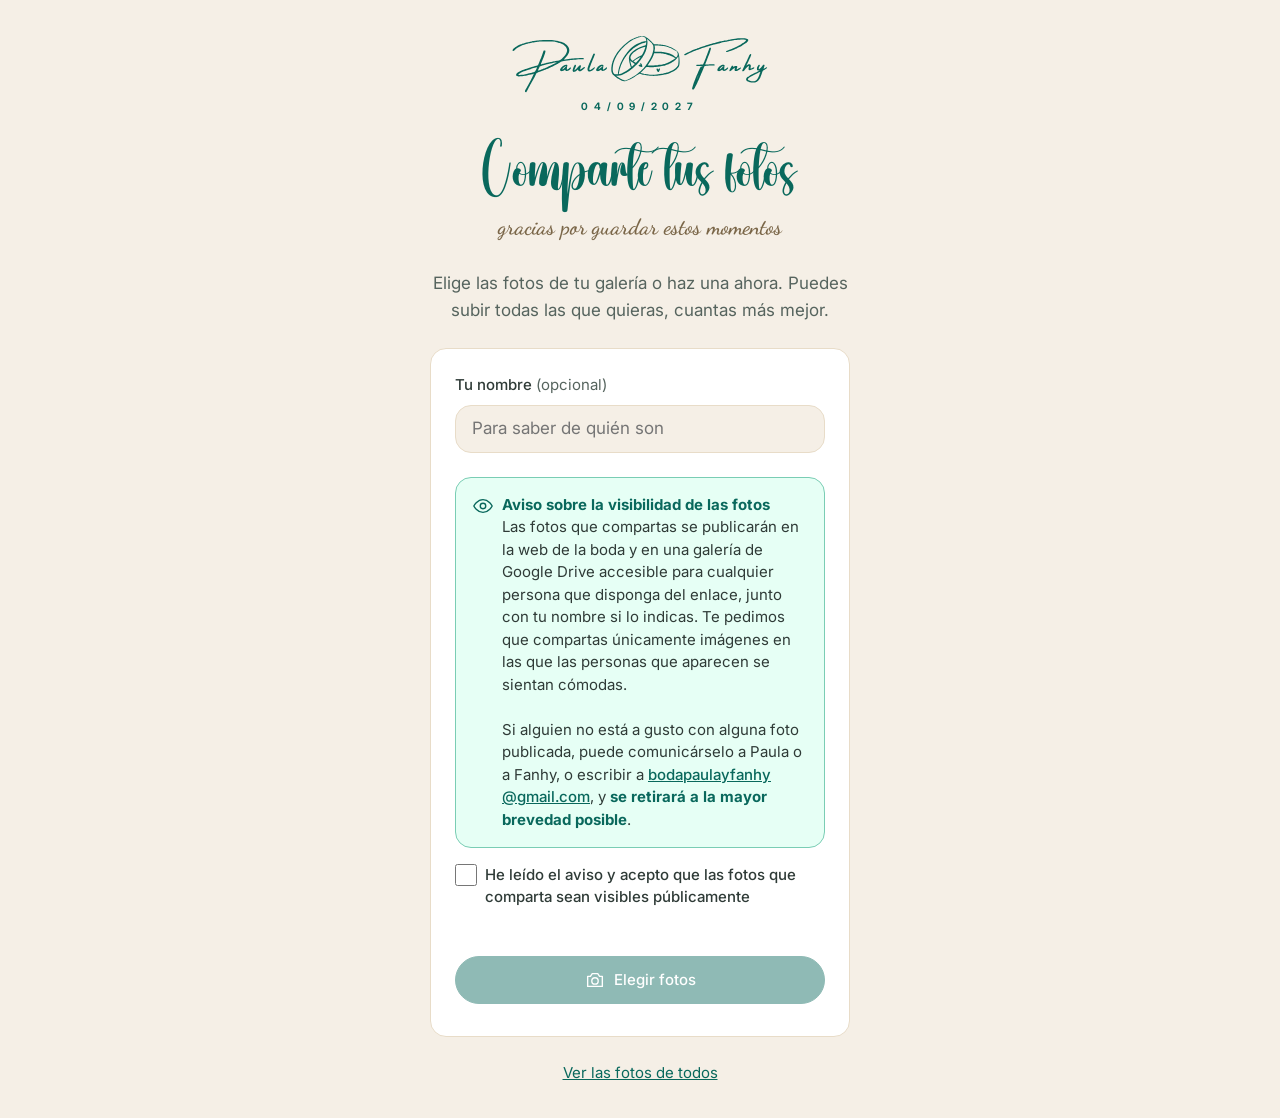
<file: fotos.html>
<!doctype html>
<html lang="es">
<head>
<meta charset="utf-8">
<meta name="color-scheme" content="only light">
<meta name="robots" content="noindex,nofollow">
<meta name="viewport" content="width=device-width,initial-scale=1">
<meta name="theme-color" content="#F5EFE6">
<title>Comparte tus fotos · Paula &amp; Fanhy</title>
<link rel="icon" href="data:image/svg+xml,%3Csvg xmlns='http://www.w3.org/2000/svg' viewBox='0 0 64 64'%3E%3Ccircle cx='32' cy='32' r='30' fill='%23F5EFE6' stroke='%232A8872' stroke-width='2'/%3E%3Ctext x='32' y='41' text-anchor='middle' font-family='Georgia' font-style='italic' font-size='24' fill='%232A8872'%3EP%26F%3C/text%3E%3C/svg%3E">
<link rel="preconnect" href="https://fonts.googleapis.com">
<link href="https://fonts.googleapis.com/css2?family=Inter:wght@400;500;700&display=swap" rel="stylesheet">
<link rel="stylesheet" href="sistema.css">
<style>
body{min-height:100svh;display:flex;align-items:center;justify-content:center;padding:var(--e4) var(--e2)}
main{width:100%;max-width:420px;text-align:center}
h1{font-family:var(--f-titulo);font-weight:400;font-size:var(--t-titulo);line-height:1.35;color:var(--verde);margin:0;padding-top:var(--e1)}
.sub{margin-bottom:var(--e3)}
main>p{color:var(--suave);margin:0 0 var(--e3)}
.caja{padding:var(--e3)}
label.campo{text-align:left;margin-top:0}
input[type=text]{margin-bottom:var(--e3)}
.btn{width:100%}
.btn.sec{margin-top:var(--e2)}
.btn svg{width:22px;height:22px;fill:none;stroke:var(--blanco);stroke-width:1.5;stroke-linecap:round;stroke-linejoin:round}
#archivos{display:none}
.progreso{margin-top:var(--e3)}
.barra{height:8px;border-radius:var(--r-pill);background:var(--menta-suave);overflow:hidden;border:1px solid var(--menta)}
.barra div{height:100%;width:0;background:var(--verde);transition:width .3s}
.estado{font-size:var(--t-s);color:var(--suave);margin:var(--e1) 0 0}
.ok{background:var(--menta-suave);border-radius:var(--r-caja);padding:var(--e3);margin-top:var(--e3);color:var(--verde);font-size:var(--t-s)}
.ok b{display:block;font-family:var(--f-titulo);font-weight:400;font-size:var(--t-xl);line-height:1.3}
.err{color:var(--rojo);font-size:var(--t-s);margin-top:var(--e2)}
.miniaturas{display:grid;grid-template-columns:repeat(4,1fr);gap:var(--e1);margin-top:var(--e2)}
.miniaturas img{width:100%;aspect-ratio:1;object-fit:cover;border-radius:var(--e1)}
.aviso{display:flex;gap:var(--e1);text-align:left;background:var(--menta-suave);border:1px solid var(--menta-linea);border-radius:var(--r-caja);padding:var(--e2);margin:0 0 var(--e2);font-size:var(--t-s);line-height:1.5}
.aviso svg{flex:none;width:22px;height:22px;margin-top:1px;fill:none;stroke:var(--verde);stroke-width:1.5;stroke-linecap:round;stroke-linejoin:round}
.aviso b{color:var(--verde)}
.aviso a{color:var(--verde);font-weight:500}
.acepto{display:flex;gap:var(--e1);align-items:flex-start;text-align:left;font-size:var(--t-s);margin:0 0 var(--e3);cursor:pointer;line-height:1.45}
.acepto input{flex:none;width:22px;height:22px;margin:0;accent-color:var(--verde);cursor:pointer}
.acepto.falta{color:var(--rojo)}
.acepto.falta input{outline:2px solid var(--rojo);outline-offset:2px}
.btn.apagado{opacity:.45}
.volver{display:inline-block;margin-top:var(--e3);font-size:var(--t-s)}
.mono2{margin:0 auto var(--e2);display:block}.mono2 svg{width:100%;height:auto;display:block}
</style>
</head>
<body>
<main>
  <div class="mono2" style="width:260px"><svg viewBox="0 0 1180 370" role="img" aria-label="Paula y Fanhy · 04/09/2027" xmlns="http://www.w3.org/2000/svg"><path fill="#09685C" fill-rule="evenodd" d="M69.45,272.54C67.38,271.60 67.21,268.25 69.04,264.80C70.88,261.34 71.91,259.47 74.23,255.33C77.65,249.24 78.28,248.10 79.77,245.33C80.51,243.96 82.06,241.13 83.22,239.06C84.38,236.98 85.33,235.18 85.33,235.05C85.33,234.93 85.94,233.78 86.69,232.50C88.01,230.24 90.13,226.30 92.97,220.83C93.73,219.37 94.48,217.94 94.63,217.67C95.12,216.77 97.23,212.61 99.69,207.67C101.02,205.01 102.22,202.61 102.37,202.33C104.26,198.87 108.34,190.35 108.34,189.88C108.33,189.19 107.94,189.21 104.67,190.11C102.81,190.62 95.86,192.45 94.33,192.83C93.88,192.94 92.75,193.24 91.83,193.50C90.92,193.75 89.27,194.19 88.17,194.46C87.07,194.74 85.27,195.18 84.17,195.46C83.07,195.74 81.45,196.06 80.58,196.19C79.71,196.31 78.91,196.54 78.81,196.71C78.71,196.87 78.15,197.00 77.56,197.00C76.98,197.00 75.97,197.16 75.33,197.35C73.13,198.02 62.59,199.65 55.17,200.47C52.42,200.77 48.73,201.18 46.97,201.39C43.09,201.84 37.48,201.59 35.00,200.85C33.99,200.55 32.64,200.17 32.00,200.00C31.31,199.82 30.26,199.09 29.42,198.20C28.01,196.72 28.00,196.69 28.01,194.27C28.03,191.32 28.43,190.48 31.21,187.57C33.52,185.16 36.36,183.17 41.00,180.72C42.74,179.79 44.84,178.66 45.67,178.19C46.49,177.72 47.39,177.24 47.67,177.12C54.64,174.07 59.28,172.29 67.67,169.46C69.04,168.99 70.39,168.53 70.67,168.43C76.31,166.36 88.34,162.31 92.67,161.02C96.36,159.93 100.94,158.53 103.17,157.83C103.90,157.60 105.70,157.07 107.17,156.67C108.63,156.26 110.36,155.73 111.00,155.49C112.89,154.80 116.36,153.78 118.33,153.34C121.91,152.55 127.00,150.14 127.00,149.25C127.00,149.08 127.29,148.57 127.64,148.12C127.99,147.68 128.99,145.63 129.85,143.57C130.72,141.52 131.77,139.08 132.18,138.17C132.59,137.25 133.40,135.30 133.99,133.83C134.57,132.37 135.32,130.57 135.66,129.83C135.99,129.10 136.83,127.08 137.51,125.33C138.20,123.59 138.88,121.94 139.03,121.67C139.28,121.19 140.95,116.86 142.38,113.00C143.29,110.56 144.67,106.99 145.04,106.17C145.20,105.80 145.85,103.92 146.49,102.00C147.12,100.08 147.96,97.67 148.34,96.67C148.73,95.66 149.50,93.41 150.05,91.67C151.24,87.94 152.46,85.29 153.38,84.46C153.82,84.06 154.74,83.82 156.20,83.72C158.13,83.60 158.47,83.68 159.23,84.38C160.44,85.50 161.06,87.13 160.83,88.60C160.30,91.83 159.07,96.63 158.35,98.17C157.73,99.52 156.00,104.56 156.00,105.04C156.00,105.31 155.84,105.69 155.64,105.89C155.44,106.09 155.15,106.76 155.00,107.38C154.69,108.63 153.14,113.13 152.66,114.17C152.50,114.53 151.82,116.26 151.16,118.00C150.49,119.74 149.74,121.62 149.49,122.17C149.23,122.72 148.48,124.59 147.82,126.33C147.16,128.08 146.49,129.80 146.32,130.17C145.53,131.88 143.67,136.51 143.67,136.74C143.67,136.89 143.28,137.79 142.81,138.75C141.38,141.68 139.64,146.35 139.84,146.68C140.15,147.17 142.13,147.06 142.85,146.51C143.21,146.24 143.91,146.02 144.41,146.01C144.91,146.00 145.89,145.79 146.58,145.53C147.27,145.28 148.96,144.82 150.33,144.51C151.71,144.21 154.33,143.58 156.17,143.11C158.00,142.64 159.88,142.18 160.33,142.09C160.79,141.99 162.52,141.55 164.17,141.09C165.82,140.64 167.84,140.14 168.67,139.98C169.49,139.82 171.29,139.37 172.67,138.98C174.04,138.59 176.01,138.14 177.03,137.98C178.06,137.82 179.30,137.54 179.80,137.35C180.30,137.16 181.22,137.00 181.84,137.00C182.45,137.00 183.05,136.85 183.17,136.67C183.28,136.48 183.71,136.33 184.12,136.33C184.54,136.33 186.06,136.05 187.52,135.70C191.57,134.72 199.14,133.13 202.67,132.51C204.41,132.20 206.28,131.82 206.83,131.66C207.38,131.51 208.58,131.28 209.50,131.16C210.42,131.05 212.14,130.75 213.33,130.51C216.80,129.79 219.71,129.25 221.50,128.97C226.84,128.15 227.75,127.64 235.50,121.10C240.30,117.05 248.47,108.18 250.93,104.33C251.58,103.33 252.51,101.90 253.01,101.17C256.58,95.90 258.99,88.64 258.99,83.17C258.99,80.17 257.79,75.36 256.31,72.43C254.53,68.91 252.98,66.83 249.58,63.39C245.61,59.38 241.55,56.79 233.50,53.15C231.77,52.37 225.16,50.00 224.70,50.00C224.46,50.00 223.79,49.80 223.22,49.55C222.64,49.31 220.74,48.77 219.00,48.35C217.26,47.94 215.38,47.47 214.83,47.32C214.28,47.18 212.63,46.81 211.17,46.51C209.70,46.21 207.83,45.83 207.00,45.66C205.29,45.31 197.11,44.21 192.17,43.67C179.67,42.30 151.11,42.30 138.00,43.66C136.08,43.86 132.25,44.25 129.50,44.53C126.75,44.81 122.92,45.25 121.00,45.51C119.08,45.76 115.70,46.21 113.50,46.50C110.07,46.95 107.87,47.26 102.17,48.12C101.62,48.20 99.74,48.60 98.00,48.99C96.26,49.39 94.08,49.84 93.17,49.98C91.45,50.25 88.72,50.83 86.67,51.35C86.02,51.51 84.15,51.96 82.50,52.35C80.85,52.74 79.05,53.19 78.50,53.35C77.95,53.52 76.30,53.97 74.83,54.35C69.35,55.80 57.96,59.42 55.50,60.51C53.69,61.31 50.06,62.95 44.83,65.33C42.69,66.30 33.54,71.77 31.94,73.03C31.26,73.56 30.61,74.00 30.50,74.00C29.73,74.00 23.13,79.99 20.66,82.93C18.65,85.34 16.97,86.33 14.93,86.33C11.67,86.33 10.16,83.96 11.68,81.22C13.64,77.68 18.22,73.15 23.61,69.45C30.75,64.55 41.28,59.05 49.50,55.93C50.97,55.37 52.92,54.63 53.83,54.27C55.49,53.63 61.91,51.52 63.83,50.98C64.38,50.83 65.88,50.39 67.17,50.01C74.34,47.88 91.98,43.75 97.05,43.02C98.09,42.87 99.07,42.66 99.24,42.56C99.55,42.37 104.53,41.54 108.67,40.98C113.28,40.37 115.92,40.00 118.17,39.67C119.45,39.48 122.15,39.18 124.17,39.01C126.18,38.83 130.38,38.38 133.50,38.01C144.39,36.72 167.23,36.04 180.28,36.63C193.84,37.24 201.90,38.01 210.17,39.50C211.63,39.76 213.28,40.04 213.83,40.13C214.38,40.22 215.58,40.45 216.50,40.64C217.42,40.84 219.29,41.23 220.67,41.52C224.10,42.23 229.21,43.69 231.17,44.52C231.72,44.75 232.84,45.19 233.67,45.50C234.49,45.81 235.66,46.28 236.26,46.53C236.86,46.79 237.59,47.00 237.87,47.00C238.91,47.00 247.25,51.43 251.32,54.14C258.99,59.26 263.55,64.25 266.70,71.00C268.72,75.32 269.47,80.33 268.96,86.17C268.25,94.44 262.69,104.79 253.50,114.97C249.34,119.58 247.42,121.65 246.12,122.95C243.53,125.53 244.18,125.73 251.17,124.51C255.24,123.80 260.63,123.08 266.33,122.50C269.18,122.21 273.53,121.75 276.00,121.49C288.36,120.17 317.19,118.49 327.33,118.51C331.46,118.52 332.36,118.62 333.50,119.18C334.73,119.79 334.84,119.95 334.93,121.36C335.09,123.84 335.25,123.80 324.22,124.05C313.76,124.28 305.06,124.75 297.17,125.50C294.42,125.76 291.27,126.05 290.17,126.14C285.24,126.54 277.57,127.33 275.63,127.65C274.46,127.84 272.68,128.00 271.67,128.00C269.90,128.00 265.36,128.55 259.17,129.50C254.47,130.22 249.23,130.93 244.33,131.50C235.78,132.50 233.74,133.25 226.42,138.04C220.49,141.93 215.75,144.87 214.00,145.75C213.54,145.98 211.89,146.87 210.33,147.73C204.09,151.17 202.22,152.14 195.50,155.46C188.62,158.86 185.65,160.28 184.00,160.98C183.54,161.17 182.94,161.47 182.67,161.63C182.39,161.79 181.34,162.30 180.33,162.76C179.33,163.22 177.53,164.04 176.33,164.59C175.14,165.14 172.74,166.14 171.00,166.82C169.26,167.50 167.38,168.26 166.83,168.50C166.28,168.74 165.31,169.16 164.67,169.44C164.03,169.72 162.67,170.27 161.67,170.66C160.66,171.05 159.53,171.50 159.17,171.67C154.79,173.64 149.07,175.74 135.17,180.49C119.91,185.70 121.57,184.34 115.10,197.00C110.05,206.88 107.70,211.40 107.39,211.78C107.22,211.99 106.38,213.52 105.53,215.17C104.67,216.82 103.54,218.92 103.01,219.83C102.48,220.75 101.81,221.95 101.53,222.50C101.25,223.05 100.43,224.55 99.70,225.83C98.96,227.12 97.74,229.37 96.98,230.83C96.21,232.30 95.48,233.65 95.34,233.83C95.21,234.02 94.60,235.07 93.99,236.17C93.39,237.27 91.77,240.19 90.40,242.67C89.03,245.14 87.60,247.77 87.22,248.50C86.85,249.23 86.45,249.91 86.35,250.00C86.25,250.09 85.29,251.89 84.22,254.00C78.97,264.35 75.64,270.49 74.58,271.79C73.63,272.95 71.16,273.31 69.45,272.54ZM829.01,260.57C827.74,260.13 826.33,258.33 826.33,257.16C826.33,255.88 828.95,246.38 830.63,241.50C830.82,240.95 831.59,238.70 832.34,236.50C833.89,231.95 835.58,227.15 835.99,226.17C836.14,225.80 836.60,224.60 837.00,223.50C837.40,222.40 837.93,220.97 838.18,220.33C838.43,219.69 838.73,218.79 838.85,218.33C838.97,217.88 839.87,215.55 840.84,213.17C841.80,210.78 843.16,207.41 843.84,205.67C844.52,203.92 845.20,202.20 845.35,201.83C845.51,201.47 846.25,199.67 847.01,197.83C847.76,196.00 848.72,193.75 849.14,192.83C849.56,191.92 850.32,190.19 850.83,189.00C851.35,187.81 852.19,185.90 852.72,184.75C853.24,183.60 853.67,182.60 853.67,182.52C853.67,182.38 854.85,179.80 857.70,173.74C858.42,172.23 859.00,170.86 859.00,170.70C859.00,170.54 859.23,170.23 859.50,170.00C859.77,169.77 860.00,169.38 860.00,169.12C860.00,168.45 863.72,161.03 864.96,159.22C866.25,157.34 866.85,157.00 868.80,157.00C869.91,157.00 870.48,157.19 870.98,157.72C871.79,158.59 872.50,158.17 872.84,156.63C873.26,154.71 873.40,154.73 860.23,154.60C849.85,154.50 847.99,154.40 846.92,153.92C846.23,153.62 845.66,153.17 845.66,152.93C845.66,152.70 845.57,152.17 845.46,151.76C845.31,151.21 845.54,150.78 846.37,150.01C847.47,149.01 847.51,149.00 851.32,149.00C853.44,149.01 858.09,148.85 861.67,148.66C876.63,147.85 874.95,148.06 876.18,146.88C877.05,146.05 877.89,144.29 880.15,138.50C881.73,134.47 883.23,130.72 883.48,130.17C883.73,129.62 884.51,127.67 885.20,125.83C885.89,124.00 886.58,122.36 886.73,122.18C886.88,122.01 887.00,121.66 887.00,121.40C887.00,121.14 887.22,120.46 887.48,119.88C888.20,118.31 889.03,116.27 889.34,115.33C889.49,114.88 889.91,113.75 890.27,112.83C890.63,111.92 891.71,109.14 892.67,106.67C893.63,104.19 894.71,101.42 895.07,100.50C895.43,99.58 895.93,98.23 896.18,97.50C896.43,96.77 897.18,94.74 897.84,93.00C898.50,91.26 899.17,89.38 899.33,88.83C899.49,88.28 900.30,85.88 901.15,83.50C901.99,81.12 903.06,78.04 903.52,76.67C903.98,75.29 904.88,73.45 905.52,72.58C906.67,71.00 906.68,71.00 908.65,71.00C910.45,71.00 910.68,71.09 911.31,71.97C912.41,73.52 912.02,78.42 910.49,82.17C910.27,82.72 909.67,84.52 909.16,86.17C908.65,87.82 908.13,89.47 907.99,89.83C907.85,90.20 907.25,91.92 906.66,93.67C906.07,95.41 904.02,100.81 902.10,105.67C900.18,110.52 898.00,116.08 897.26,118.00C896.52,119.92 895.71,121.95 895.47,122.50C895.22,123.05 893.43,127.55 891.49,132.50C886.75,144.57 886.69,144.72 886.25,145.61C885.62,146.88 886.28,147.51 888.21,147.46C896.08,147.29 918.09,146.64 921.70,146.47C926.18,146.27 926.25,146.27 927.61,147.13C929.31,148.21 929.69,149.36 928.76,150.61C928.14,151.45 927.88,151.51 924.63,151.71C922.73,151.82 918.32,151.94 914.83,151.97C911.34,151.99 907.01,152.23 905.17,152.50C903.33,152.76 900.63,152.98 899.17,152.99C896.64,153.00 885.30,153.88 883.79,154.18C883.28,154.28 882.66,155.21 881.54,157.50C880.69,159.24 880.00,160.83 880.00,161.03C880.00,161.23 879.79,161.80 879.53,162.28C879.13,163.03 878.55,164.41 876.31,169.83C875.59,171.58 872.15,179.81 871.09,182.33C870.43,183.89 869.47,186.10 868.95,187.25C868.43,188.40 868.00,189.43 868.00,189.54C868.00,189.71 863.87,199.45 862.50,202.50C862.25,203.05 861.76,204.25 861.39,205.17C860.73,206.83 859.62,209.31 857.47,213.93C856.84,215.27 856.33,216.44 856.33,216.53C856.33,216.63 855.94,217.56 855.46,218.60C854.98,219.65 854.33,221.10 854.01,221.83C852.80,224.58 852.35,225.59 850.83,229.00C849.97,230.92 848.97,233.17 848.60,234.00C846.40,238.97 841.69,248.48 840.04,251.26C839.47,252.24 839.00,253.12 839.00,253.23C839.00,253.56 836.63,257.08 835.56,258.33C833.67,260.56 831.29,261.37 829.01,260.57ZM1096.94,229.32C1095.35,229.17 1092.57,228.73 1090.77,228.33C1087.46,227.60 1087.10,227.49 1085.00,226.59C1084.36,226.31 1083.35,225.98 1082.75,225.85C1082.16,225.72 1081.59,225.48 1081.48,225.31C1081.38,225.14 1080.99,225.00 1080.62,225.00C1079.55,225.00 1075.43,222.38 1074.07,220.84C1071.14,217.51 1070.75,215.23 1072.46,211.49C1073.38,209.49 1077.32,205.24 1079.76,203.62C1080.40,203.19 1082.63,201.70 1084.72,200.31C1088.40,197.86 1091.72,195.82 1096.50,193.09C1098.78,191.78 1108.68,186.73 1110.33,186.02C1110.79,185.83 1111.39,185.53 1111.67,185.35C1112.46,184.85 1119.12,181.74 1120.89,181.04C1122.32,180.48 1125.95,178.85 1128.83,177.49C1129.38,177.23 1130.55,176.72 1131.42,176.35C1133.98,175.28 1133.42,175.00 1128.72,175.00C1124.50,175.00 1124.41,174.99 1123.07,174.01C1120.97,172.49 1120.83,172.05 1120.86,167.17C1120.88,163.32 1120.99,162.53 1121.81,160.17C1122.86,157.16 1123.89,155.24 1125.74,152.89C1126.43,152.00 1127.00,151.14 1127.00,150.98C1127.00,150.82 1127.68,150.30 1128.51,149.81C1129.73,149.10 1130.25,148.97 1131.26,149.16C1134.13,149.69 1134.43,151.66 1132.32,155.98C1129.82,161.10 1129.31,162.66 1129.10,165.74C1128.86,169.33 1129.09,169.51 1132.07,167.96C1134.71,166.57 1140.56,160.74 1142.98,157.08C1143.91,155.66 1144.86,154.22 1145.09,153.88C1146.43,151.84 1148.46,149.42 1149.25,148.92C1150.39,148.20 1152.38,148.17 1153.70,148.85C1154.73,149.38 1155.33,150.48 1155.33,151.81C1155.33,152.63 1152.87,160.78 1152.32,161.75C1152.15,162.06 1152.00,162.59 1151.99,162.91C1151.98,163.24 1151.76,163.79 1151.49,164.15C1150.83,165.03 1150.84,167.00 1151.51,167.00C1152.04,167.00 1156.37,164.48 1158.33,163.03C1163.61,159.13 1167.00,158.53 1167.00,161.50C1167.00,163.82 1162.68,167.72 1155.74,171.66C1154.14,172.57 1152.31,173.49 1151.67,173.71C1150.14,174.23 1147.79,175.84 1147.16,176.80C1146.89,177.22 1146.22,178.82 1145.69,180.36C1145.16,181.90 1144.54,183.69 1144.31,184.33C1144.09,184.97 1143.76,185.80 1143.57,186.16C1143.38,186.53 1143.11,187.28 1142.97,187.83C1142.67,189.01 1139.57,197.90 1138.79,199.83C1138.49,200.57 1138.06,201.62 1137.83,202.17C1137.59,202.72 1137.25,203.54 1137.06,204.00C1135.54,207.66 1134.79,209.28 1134.27,209.96C1133.94,210.40 1133.67,210.87 1133.67,211.00C1133.67,211.75 1130.10,216.94 1127.95,219.32C1127.65,219.65 1127.28,220.15 1127.12,220.42C1126.58,221.34 1122.45,224.61 1120.47,225.68C1114.66,228.83 1106.20,230.14 1096.94,229.32ZM518.33,223.61C508.79,221.00 507.04,220.30 497.40,215.20C491.57,212.11 491.82,212.26 484.07,207.17C478.84,203.73 471.77,198.38 468.89,195.69C467.23,194.13 463.73,188.82 463.17,186.98C463.03,186.53 462.80,186.02 462.65,185.83C462.31,185.40 461.20,182.11 460.45,179.33C459.60,176.15 459.58,160.79 460.42,157.79C460.74,156.66 461.00,154.93 461.01,153.95C461.01,152.97 461.17,151.57 461.35,150.83C461.54,150.10 461.83,148.75 461.99,147.83C462.15,146.92 462.61,144.97 463.01,143.50C463.40,142.03 463.80,140.28 463.90,139.60C463.99,138.92 464.28,138.18 464.53,137.97C464.79,137.76 465.00,137.34 465.00,137.04C465.00,135.90 468.39,126.56 470.51,121.83C471.79,118.99 476.47,109.59 477.41,107.96C480.32,102.96 480.96,101.91 483.23,98.46C484.57,96.42 485.67,94.64 485.67,94.50C485.67,94.37 486.00,93.84 486.42,93.32C486.83,92.80 488.07,91.16 489.17,89.67C495.73,80.81 502.17,73.47 511.50,64.23C518.40,57.40 530.54,47.14 536.83,42.81C537.38,42.44 538.81,41.45 540.00,40.61C543.71,38.03 548.31,35.34 553.33,32.82C559.06,29.95 565.55,27.00 566.16,27.00C566.39,27.00 566.77,26.77 567.00,26.50C567.23,26.22 567.70,26.00 568.05,26.00C568.39,26.00 568.94,25.85 569.25,25.67C569.88,25.31 572.24,24.45 573.83,24.01C574.38,23.85 576.71,23.17 579.00,22.49C581.29,21.82 583.77,21.14 584.50,20.99C585.23,20.84 586.43,20.57 587.17,20.39C589.89,19.71 592.09,19.33 593.28,19.33C593.95,19.33 595.70,19.07 597.17,18.75C600.76,17.97 606.08,17.99 609.33,18.80C611.97,19.45 614.08,20.65 619.70,24.67C621.37,25.86 622.99,26.98 623.29,27.17C623.59,27.35 624.44,27.86 625.17,28.31C626.50,29.11 632.06,33.63 633.00,34.67C633.27,34.97 635.00,36.50 636.83,38.07C642.65,43.04 648.03,48.53 650.83,52.34C651.38,53.08 652.16,54.10 652.55,54.60L653.27,55.50L660.72,55.72C664.82,55.85 670.04,56.12 672.33,56.32C674.62,56.53 678.45,56.84 680.83,57.02C683.22,57.20 685.77,57.49 686.50,57.66C687.23,57.84 688.44,57.99 689.19,57.99C691.36,58.00 698.93,59.30 703.00,60.36C703.64,60.52 705.59,61.02 707.33,61.46C712.67,62.81 718.69,64.81 723.51,66.83C725.16,67.52 726.94,68.25 727.48,68.46C732.87,70.51 749.22,79.70 752.80,82.69C753.37,83.17 754.88,84.35 756.17,85.33C761.15,89.11 764.34,93.24 765.16,96.96C765.28,97.53 765.52,98.08 765.69,98.18C765.86,98.29 766.00,98.78 766.00,99.27C766.00,99.76 766.22,101.14 766.49,102.33C770.03,117.86 770.93,141.99 768.30,150.50C767.95,151.60 767.67,152.71 767.67,152.96C767.67,153.51 765.41,157.99 764.10,160.07C762.70,162.28 757.46,167.81 755.00,169.69C753.81,170.60 752.23,171.80 751.50,172.36C747.20,175.65 742.87,178.34 738.17,180.65C733.60,182.89 731.84,183.69 727.17,185.65C723.33,187.26 714.80,190.05 709.33,191.48C708.14,191.79 706.40,192.26 705.47,192.52C704.54,192.78 703.48,193.00 703.11,193.00C702.75,193.00 701.79,193.21 700.98,193.46C697.37,194.59 687.29,196.27 675.67,197.66C674.11,197.85 671.03,198.26 668.83,198.57C663.25,199.36 640.12,199.35 634.17,198.56C631.97,198.27 628.14,197.79 625.67,197.50C620.42,196.88 616.05,196.17 613.00,195.46C611.81,195.18 609.86,194.73 608.67,194.45C607.48,194.18 605.68,193.75 604.67,193.49C603.66,193.24 601.48,192.73 599.83,192.35C594.87,191.21 590.73,190.05 589.69,189.51C589.14,189.23 588.43,189.00 588.10,189.00C587.62,189.01 584.86,190.82 583.17,192.25C582.35,192.94 566.74,203.16 562.83,205.57C552.36,212.01 540.85,217.43 529.00,221.49C526.16,222.46 523.41,223.42 522.89,223.63C521.79,224.07 519.97,224.06 518.33,223.61ZM1107.74,223.47C1110.97,222.86 1111.12,222.81 1114.16,221.31C1117.00,219.92 1119.04,218.08 1121.98,214.29C1123.90,211.81 1127.33,205.61 1128.87,201.83C1130.37,198.18 1130.82,197.02 1131.20,195.83C1131.43,195.10 1131.95,193.67 1132.35,192.67C1132.75,191.66 1133.34,189.93 1133.68,188.83C1134.41,186.43 1134.93,184.91 1135.58,183.28C1136.08,182.06 1135.95,181.33 1135.25,181.33C1135.05,181.33 1133.37,182.07 1131.52,182.97C1129.68,183.87 1126.97,185.15 1125.50,185.83C1113.18,191.49 1098.44,199.01 1093.83,202.00C1093.41,202.28 1092.33,202.93 1091.45,203.46C1087.12,206.04 1082.07,210.02 1080.61,212.00C1079.61,213.37 1079.45,215.76 1080.28,216.92C1081.84,219.11 1091.05,222.71 1096.71,223.33C1103.60,224.08 1104.50,224.09 1107.74,223.47ZM524.75,219.62C525.90,219.23 527.13,218.70 527.49,218.45C527.85,218.20 528.48,218.00 528.89,218.00C529.29,218.00 529.71,217.86 529.82,217.69C529.92,217.52 530.57,217.20 531.25,216.98C532.46,216.59 541.66,212.32 542.67,211.68C542.94,211.51 544.37,210.78 545.83,210.06C547.30,209.35 550.30,207.67 552.50,206.33C554.70,204.99 557.02,203.61 557.67,203.26C558.31,202.91 559.28,202.33 559.83,201.99C560.38,201.64 561.28,201.10 561.83,200.80C565.40,198.81 576.69,190.84 581.33,187.04C588.81,180.91 590.84,179.18 595.81,174.70C599.82,171.08 605.51,165.06 609.87,159.83C612.16,157.08 614.59,154.18 615.27,153.38C615.94,152.58 616.65,151.66 616.83,151.34C617.02,151.02 617.59,150.25 618.11,149.63C619.84,147.55 630.19,131.57 633.30,126.17C634.99,123.23 636.51,120.61 636.68,120.33C637.70,118.69 643.00,107.40 643.00,106.89C643.00,106.66 643.14,106.32 643.31,106.15C643.61,105.85 645.39,100.98 645.99,98.83C646.14,98.28 646.64,96.71 647.10,95.33C647.56,93.96 648.04,92.27 648.17,91.58C648.30,90.89 648.54,90.24 648.70,90.14C648.87,90.04 649.00,89.48 649.00,88.89C649.00,88.31 649.16,87.30 649.35,86.66C649.75,85.37 650.19,83.01 650.69,79.51C651.07,76.93 650.91,67.58 650.42,63.61C650.15,61.35 649.92,60.77 648.47,58.61C645.09,53.57 642.00,49.74 638.97,46.81C637.24,45.15 634.56,42.47 633.00,40.86C629.57,37.32 622.04,31.16 621.64,31.56C621.48,31.72 621.65,32.80 622.03,34.01C622.40,35.19 622.85,37.35 623.04,38.80C623.22,40.25 623.51,41.71 623.68,42.03C624.10,42.80 624.09,50.91 623.68,52.75C623.51,53.53 623.21,55.97 623.02,58.17C622.83,60.37 622.39,63.44 622.04,65.00C621.70,66.56 621.08,69.33 620.68,71.17C619.36,77.21 616.51,86.03 614.28,90.96C613.92,91.76 613.35,93.11 613.02,93.96C612.07,96.35 607.38,105.25 606.50,106.33C606.27,106.61 606.03,106.99 605.96,107.18C605.69,107.92 602.21,113.60 600.97,115.33C600.25,116.34 599.29,117.69 598.83,118.33C598.38,118.98 597.66,119.97 597.25,120.55C596.17,122.07 593.66,125.66 592.85,126.84C592.47,127.40 591.97,128.08 591.75,128.34C591.52,128.61 588.73,131.98 585.56,135.83C578.17,144.79 574.10,148.94 563.15,158.71C559.65,161.84 554.98,165.65 549.50,169.87C541.54,176.01 536.70,179.47 531.75,182.59C529.04,184.28 526.61,185.77 526.33,185.89C526.06,186.01 525.61,186.29 525.33,186.53C524.72,187.05 513.65,192.67 512.00,193.30C511.36,193.55 509.18,194.33 507.17,195.04C505.15,195.75 503.20,196.46 502.83,196.62C501.34,197.27 497.60,198.00 495.78,198.01C494.71,198.01 492.78,198.23 491.50,198.51C488.70,199.10 487.26,199.12 485.07,198.62C482.22,197.96 480.46,199.03 482.58,200.12C483.09,200.38 485.40,201.88 487.73,203.45C491.99,206.32 498.12,210.00 501.83,211.91C505.85,213.97 512.24,217.00 512.58,217.00C512.78,217.00 513.94,217.45 515.17,218.00C516.39,218.55 517.59,219.00 517.82,219.00C518.06,219.00 518.43,219.22 518.65,219.48C518.87,219.75 519.68,220.02 520.44,220.09C521.21,220.16 522.02,220.24 522.25,220.28C522.48,220.31 523.60,220.01 524.75,219.62ZM848.99,212.40C849.00,212.16 848.85,212.05 848.67,212.17C848.48,212.28 848.34,212.70 848.34,213.10C848.34,213.70 848.40,213.74 848.67,213.33C848.84,213.06 848.99,212.64 848.99,212.40ZM849.88,210.67C849.99,210.13 850.29,209.51 850.54,209.30C850.79,209.09 851.00,208.58 851.00,208.17C851.00,207.75 851.23,207.23 851.50,207.00C851.77,206.77 852.00,206.33 852.00,206.02C852.00,205.71 852.22,205.17 852.49,204.81C852.76,204.46 852.98,203.77 852.99,203.29C853.00,202.81 853.23,202.23 853.50,202.00C853.77,201.77 854.00,201.34 854.01,201.04C854.02,200.74 854.24,200.21 854.51,199.85C854.78,199.50 855.00,198.95 855.00,198.64C855.00,198.33 855.23,197.89 855.50,197.67C856.07,197.20 856.18,196.00 855.66,196.00C855.47,196.00 855.23,196.45 855.12,196.99C855.01,197.54 854.71,198.16 854.46,198.37C854.21,198.58 854.00,199.01 854.00,199.33C854.00,199.66 853.77,200.11 853.50,200.33C853.23,200.56 853.00,200.99 852.99,201.29C852.98,201.59 852.76,202.12 852.49,202.48C852.22,202.84 852.00,203.46 852.00,203.86C852.00,204.26 851.77,204.77 851.50,205.00C851.23,205.23 851.00,205.66 850.99,205.96C850.98,206.26 850.76,206.79 850.49,207.15C850.22,207.50 850.00,208.20 850.00,208.69C850.00,209.19 849.77,209.68 849.50,209.79C848.94,210.00 848.80,211.67 849.34,211.67C849.53,211.67 849.77,211.22 849.88,210.67ZM55.33,194.48C59.44,193.88 63.35,193.17 66.22,192.49C67.35,192.22 68.73,192.00 69.29,192.00C69.85,192.00 70.65,191.87 71.07,191.71C71.49,191.55 73.33,191.08 75.17,190.66C77.00,190.25 78.80,189.80 79.17,189.67C79.53,189.53 81.33,189.08 83.17,188.67C85.00,188.25 86.80,187.79 87.17,187.65C87.53,187.51 88.66,187.23 89.67,187.03C90.67,186.83 92.25,186.45 93.17,186.19C94.08,185.93 96.48,185.25 98.50,184.68C100.52,184.11 103.37,183.29 104.83,182.84C106.30,182.40 108.40,181.79 109.50,181.48C110.60,181.17 111.88,180.72 112.34,180.49C113.28,180.01 115.12,177.04 117.03,172.94C117.71,171.47 118.44,170.10 118.64,169.90C118.84,169.70 119.00,169.38 119.00,169.18C119.00,168.99 119.24,168.38 119.53,167.83C120.43,166.15 122.00,161.67 122.00,160.81C122.00,160.36 121.81,159.98 121.58,159.96C120.69,159.88 119.47,160.04 118.83,160.32C118.02,160.67 115.75,161.28 113.50,161.73C112.58,161.92 111.44,162.28 110.95,162.54C110.46,162.79 109.82,163.00 109.52,163.00C109.22,163.00 107.97,163.31 106.74,163.69C101.96,165.16 96.11,167.04 95.00,167.47C94.36,167.72 91.36,168.71 88.33,169.68C77.32,173.18 69.33,176.01 63.50,178.48C62.95,178.72 61.60,179.25 60.50,179.67C57.24,180.91 49.21,184.82 47.25,186.13C46.25,186.79 45.32,187.33 45.18,187.33C44.50,187.33 40.19,190.56 39.11,191.88L37.89,193.37L38.62,194.10C39.11,194.59 39.95,194.90 41.26,195.05C43.98,195.38 51.23,195.08 55.33,194.48ZM856.95,194.52C857.02,194.14 856.90,193.98 856.62,194.07C856.37,194.15 856.11,194.49 856.05,194.82C855.98,195.20 856.10,195.36 856.38,195.26C856.63,195.18 856.89,194.84 856.95,194.52ZM656.67,193.64C671.65,192.75 675.81,192.26 687.83,189.97C689.85,189.59 692.25,189.14 693.17,188.99C694.08,188.83 695.73,188.45 696.83,188.16C697.93,187.86 699.58,187.46 700.50,187.27C701.42,187.08 702.47,186.79 702.83,186.63C703.20,186.47 704.10,186.21 704.83,186.04C707.21,185.50 710.47,184.62 711.83,184.16C714.40,183.29 722.99,180.15 726.50,178.80C726.68,178.73 727.06,178.54 727.33,178.39C727.61,178.24 729.18,177.46 730.83,176.66C738.51,172.94 743.00,170.29 750.47,165.12C752.42,163.76 757.55,158.50 758.83,156.53C759.53,155.44 760.68,153.96 761.38,153.25C762.19,152.41 762.72,151.50 762.85,150.72C762.96,150.05 763.25,148.53 763.50,147.33C764.93,140.47 765.34,123.02 764.27,114.33C763.68,109.58 763.19,109.69 760.53,115.19C760.26,115.76 759.80,116.41 759.52,116.65C759.23,116.89 759.00,117.22 759.00,117.40C759.00,117.57 758.51,118.20 757.92,118.80C757.32,119.39 755.39,121.37 753.64,123.19C751.88,125.01 749.14,127.66 747.54,129.08C744.78,131.55 743.52,132.45 737.58,136.20C736.15,137.10 734.63,138.06 734.20,138.33C732.39,139.48 727.91,142.00 727.67,142.00C727.53,142.00 727.23,142.22 727.00,142.50C726.77,142.78 726.40,143.00 726.17,143.00C725.94,143.00 724.53,143.67 723.04,144.50C721.54,145.33 720.04,146.00 719.70,146.00C719.36,146.00 718.89,146.22 718.67,146.50C718.44,146.78 718.04,147.00 717.78,147.00C717.53,147.00 716.16,147.47 714.74,148.03C711.32,149.41 710.32,149.77 707.17,150.76C704.79,151.51 703.40,151.90 697.17,153.51C689.22,155.58 671.20,158.48 661.00,159.34C653.58,159.96 630.83,159.56 622.34,158.65C618.67,158.26 618.48,158.34 616.06,161.36C611.29,167.35 599.74,179.09 593.76,184.05C593.17,184.54 592.64,185.12 592.59,185.34C592.50,185.73 594.59,186.47 597.18,186.95C597.92,187.09 598.70,187.32 598.92,187.45C599.14,187.59 600.11,187.84 601.08,188.00C602.04,188.17 604.63,188.67 606.83,189.12C609.03,189.57 611.58,190.04 612.50,190.16C613.42,190.28 614.62,190.51 615.17,190.67C616.47,191.04 622.22,191.84 628.50,192.52C642.77,194.05 646.94,194.22 656.67,193.64ZM489.60,191.93C489.86,191.67 490.00,190.25 490.00,187.77C490.00,183.98 490.22,182.46 492.05,173.67C493.52,166.58 494.26,163.67 495.72,159.19C500.01,146.08 504.63,135.21 510.33,124.83C511.23,123.18 512.12,121.51 512.30,121.11C513.02,119.53 518.91,110.24 521.95,105.90C526.92,98.80 527.15,98.49 529.91,95.11C531.33,93.37 532.73,91.61 533.00,91.21C533.27,90.80 533.80,90.17 534.17,89.79C534.53,89.41 535.31,88.52 535.89,87.80C544.34,77.43 562.86,61.85 573.49,56.17C574.77,55.49 576.94,54.29 578.32,53.51C584.19,50.19 589.60,47.77 595.17,46.00C597.00,45.42 598.80,44.82 599.17,44.68C601.37,43.81 608.75,42.68 616.00,42.09C617.19,42.00 618.25,41.79 618.35,41.64C618.60,41.23 618.05,34.62 617.69,33.83C617.53,33.47 617.15,32.38 616.85,31.41C616.17,29.18 614.33,26.29 613.11,25.51C612.59,25.18 611.79,24.57 611.33,24.15C610.88,23.72 609.15,22.82 607.50,22.13C602.44,20.03 599.51,20.30 586.83,24.06C582.06,25.47 576.88,27.34 570.67,29.90C564.67,32.36 554.04,37.58 550.67,39.71C550.21,40.00 548.46,41.09 546.78,42.13C543.31,44.28 537.61,48.39 535.05,50.59C534.56,51.01 532.66,52.59 530.82,54.09C528.98,55.60 526.88,57.37 526.16,58.03C525.43,58.69 523.86,60.10 522.67,61.17C516.92,66.31 507.77,75.66 503.10,81.18C496.92,88.47 494.04,92.27 489.96,98.50C485.95,104.63 485.62,105.14 484.63,106.89C484.34,107.41 483.29,109.26 482.30,111.00C480.40,114.35 479.75,115.63 476.99,121.49C473.24,129.44 468.99,142.71 468.02,149.50C467.81,150.97 467.51,152.92 467.34,153.83C467.03,155.60 466.48,161.13 466.12,166.26C465.52,174.75 468.47,185.92 472.13,189.07C473.63,190.37 477.28,191.64 480.83,192.10C483.33,192.43 489.22,192.32 489.60,191.93ZM497.07,191.04C497.75,191.01 498.93,190.76 499.69,190.49C500.46,190.22 501.41,190.00 501.81,190.00C502.21,190.00 502.68,189.86 502.85,189.69C503.02,189.53 504.44,188.86 506.00,188.21C510.26,186.44 510.53,186.32 514.66,184.21C521.93,180.50 528.73,176.41 534.17,172.46C536.00,171.12 537.95,169.72 538.50,169.34C541.21,167.45 544.42,165.02 545.88,163.74C546.77,162.96 547.78,162.13 548.12,161.89C548.64,161.52 548.68,161.29 548.39,160.31C547.92,158.74 546.66,154.98 546.32,154.17C546.17,153.80 545.97,153.12 545.88,152.67C545.78,152.21 545.45,151.01 545.15,150.00C544.84,148.99 544.39,147.34 544.15,146.33C543.91,145.33 543.57,143.97 543.40,143.33C543.06,142.09 542.35,138.75 541.54,134.67C541.27,133.29 540.79,130.07 540.49,127.50C540.18,124.93 539.81,122.45 539.67,121.97C539.12,120.17 540.24,112.63 541.68,108.33C543.84,101.89 550.64,93.09 557.02,88.49C558.54,87.40 560.57,85.83 561.53,85.00C562.49,84.17 563.70,83.20 564.22,82.84C575.28,75.10 588.29,68.61 601.00,64.47C607.14,62.47 607.01,62.51 611.33,61.47C613.44,60.96 615.32,60.43 615.52,60.29C615.71,60.15 616.04,59.31 616.25,58.43C618.19,50.33 618.57,47.61 617.84,47.00C617.41,46.65 616.20,46.77 614.83,47.32C614.47,47.46 613.04,47.92 611.67,48.33C610.29,48.74 607.86,49.59 606.25,50.21C604.65,50.83 603.13,51.33 602.87,51.33C601.12,51.33 583.43,59.31 578.41,62.36C577.23,63.08 576.20,63.67 576.12,63.67C576.04,63.67 575.57,63.95 575.07,64.30C574.57,64.64 573.27,65.49 572.17,66.18C563.92,71.35 556.96,76.89 548.37,85.16C543.51,89.84 543.34,90.01 540.33,93.35C538.77,95.08 537.41,96.58 537.30,96.67C535.67,98.02 522.15,116.06 520.31,119.33C519.94,119.98 519.39,120.91 519.07,121.41C517.27,124.25 514.20,129.52 513.00,131.83C512.24,133.30 511.10,135.46 510.47,136.63C509.85,137.81 509.33,138.88 509.33,139.02C509.33,139.17 508.52,140.98 507.54,143.06C505.71,146.89 503.72,151.74 502.99,154.17C502.76,154.90 502.48,155.65 502.36,155.83C502.24,156.02 501.79,157.29 501.36,158.67C500.92,160.04 500.45,161.47 500.30,161.83C499.65,163.45 497.96,169.53 497.01,173.67C496.44,176.14 495.76,179.07 495.50,180.17C495.24,181.27 494.87,183.18 494.68,184.42C494.49,185.65 494.17,187.65 493.97,188.85C493.54,191.46 493.89,192.28 495.11,191.54C495.51,191.30 496.39,191.07 497.07,191.04ZM670.71,180.72C668.58,178.48 668.01,177.65 666.59,174.75C664.23,169.95 664.46,166.82 667.20,166.13C669.59,165.53 671.54,167.16 671.97,170.14C672.26,172.08 672.77,171.93 673.91,169.57C675.13,167.08 676.55,165.46 677.80,165.14C678.97,164.85 680.51,166.24 680.81,167.85C681.27,170.29 677.10,179.71 674.73,181.58C673.65,182.44 672.01,182.09 670.71,180.72ZM286.04,179.35C284.59,177.86 284.32,177.39 284.27,176.22C284.09,172.46 284.33,171.05 285.91,166.50C286.35,165.22 286.86,163.68 287.04,163.10C287.21,162.51 287.50,161.93 287.68,161.83C287.86,161.72 288.00,161.40 288.00,161.13C288.00,160.47 292.89,150.34 293.57,149.59C294.34,148.74 296.98,148.79 298.11,149.68C299.34,150.65 299.86,152.55 299.34,154.21C298.79,155.99 295.60,164.18 294.27,167.23C293.94,168.00 293.67,168.76 293.67,168.92C293.67,169.08 293.36,169.85 292.98,170.64C291.80,173.08 292.85,173.99 295.08,172.46C296.91,171.20 303.69,164.40 307.67,159.84C315.26,151.12 316.19,150.40 319.32,150.83C322.90,151.32 323.03,153.30 320.04,162.33C317.95,168.65 317.53,170.92 318.53,170.53C318.82,170.42 319.46,170.23 319.95,170.11C320.43,169.99 321.13,169.69 321.50,169.45C330.55,163.42 333.19,161.66 334.97,160.44C337.26,158.88 338.00,158.82 339.08,160.07C339.66,160.73 339.85,162.46 339.47,163.46C339.26,164.00 334.89,167.80 331.68,170.23C330.66,170.99 329.45,171.92 328.98,172.29C324.60,175.68 319.63,178.00 316.72,178.00C313.00,177.99 310.14,175.91 309.15,172.48C308.85,171.48 308.42,170.67 308.18,170.67C307.94,170.67 306.16,172.08 304.22,173.81C297.88,179.46 295.64,180.66 290.99,180.91L287.75,181.09L286.04,179.35ZM358.00,179.44C352.42,178.55 350.16,171.19 352.71,162.17C353.33,159.96 355.03,154.55 355.33,153.83C355.48,153.47 356.16,151.67 356.83,149.83C357.51,148.00 358.19,146.26 358.34,145.97C358.49,145.67 359.23,143.95 359.98,142.13C360.74,140.32 361.49,138.59 361.65,138.30C361.81,138.01 362.64,136.06 363.50,133.97C364.35,131.88 365.17,130.02 365.31,129.83C365.45,129.65 366.14,128.08 366.83,126.33C367.53,124.59 368.52,122.25 369.04,121.13C370.02,118.99 372.39,113.26 374.06,109.00C374.60,107.62 375.16,106.26 375.32,105.98C375.47,105.69 376.01,104.41 376.52,103.14C378.08,99.23 379.72,97.33 381.54,97.33C383.01,97.33 384.66,98.46 385.18,99.83C385.75,101.30 385.51,102.46 383.98,105.83C383.65,106.57 382.98,108.14 382.50,109.33C382.02,110.52 381.33,112.14 380.98,112.91C380.62,113.69 380.33,114.41 380.33,114.51C380.33,114.69 378.47,119.24 376.86,123.00C375.49,126.17 373.75,130.41 372.82,132.82C372.33,134.09 371.73,135.59 371.49,136.15C371.25,136.71 370.35,138.97 369.49,141.17C368.63,143.37 367.73,145.62 367.49,146.17C366.61,148.18 361.80,161.43 361.43,162.83C361.34,163.20 360.98,164.45 360.63,165.62C359.12,170.71 360.46,173.28 364.13,172.30C367.31,171.45 372.92,167.99 376.76,164.52C379.32,162.19 379.88,161.80 382.28,160.68C384.01,159.86 384.14,159.86 384.81,160.52C385.74,161.45 385.46,163.03 384.07,164.67C381.51,167.71 379.36,169.79 375.30,173.16C371.61,176.23 367.40,178.18 362.33,179.17C359.82,179.67 359.53,179.69 358.00,179.44ZM1055.92,178.11C1054.77,177.92 1054.00,176.84 1054.00,175.42C1054.00,174.77 1054.82,172.61 1056.03,170.08C1057.15,167.75 1058.36,165.16 1058.74,164.33C1059.11,163.51 1059.54,162.61 1059.70,162.33C1059.86,162.06 1060.20,161.38 1060.45,160.83C1061.89,157.68 1063.11,155.10 1063.37,154.67C1063.54,154.39 1063.76,153.94 1063.87,153.67C1063.99,153.39 1064.72,151.82 1065.50,150.17C1066.28,148.52 1067.37,146.19 1067.92,145.00C1068.48,143.81 1069.75,141.11 1070.76,139.00C1072.36,135.65 1077.10,125.34 1078.01,123.24C1078.19,122.83 1078.47,122.27 1078.63,122.00C1079.02,121.34 1081.00,117.06 1081.00,116.86C1081.00,116.78 1081.54,115.54 1082.21,114.11C1082.87,112.67 1084.22,109.72 1085.19,107.55C1087.55,102.27 1088.35,101.17 1090.26,100.52C1094.53,99.07 1095.94,100.81 1094.31,105.51C1093.35,108.29 1091.97,111.77 1091.68,112.17C1091.54,112.35 1091.15,113.25 1090.81,114.17C1090.47,115.08 1089.70,116.85 1089.09,118.09C1088.49,119.33 1088.00,120.51 1088.00,120.71C1088.00,121.06 1087.75,121.61 1086.39,124.23C1085.99,125.00 1085.67,125.79 1085.67,125.98C1085.67,126.17 1084.00,129.74 1081.97,133.91C1079.93,138.09 1077.67,142.73 1076.95,144.23C1076.23,145.74 1075.12,147.83 1074.49,148.88C1073.85,149.93 1073.33,151.00 1073.33,151.24C1073.33,152.16 1074.38,152.08 1075.44,151.08C1076.63,149.94 1080.08,147.81 1082.30,146.83C1084.51,145.86 1088.05,145.94 1089.98,147.01C1092.31,148.30 1093.17,150.29 1093.15,154.32C1093.13,156.21 1092.91,158.24 1092.59,159.33C1091.72,162.29 1091.36,164.76 1091.71,165.41C1092.28,166.48 1093.80,166.04 1099.94,162.99C1105.25,160.35 1106.15,160.00 1107.18,160.19C1109.23,160.58 1109.62,162.60 1108.00,164.45C1106.46,166.20 1102.73,168.33 1097.00,170.72C1096.54,170.91 1095.72,171.27 1095.17,171.51C1088.42,174.45 1083.29,173.49 1082.47,169.11C1082.23,167.84 1082.72,163.87 1083.50,160.67C1084.16,158.01 1084.67,154.61 1084.47,154.28C1083.34,152.46 1071.72,163.02 1064.96,172.00C1062.96,174.66 1060.96,177.10 1060.51,177.42C1059.65,178.04 1057.45,178.37 1055.92,178.11ZM997.23,177.63C996.01,176.92 995.37,175.39 995.74,174.05C996.05,172.94 996.45,172.13 998.92,167.67C999.38,166.84 1000.17,165.42 1000.68,164.50C1004.30,157.92 1006.62,154.14 1007.33,153.62C1007.79,153.28 1008.84,152.92 1009.67,152.83C1010.93,152.68 1011.32,152.78 1012.17,153.49C1013.08,154.25 1013.17,154.50 1013.17,156.41C1013.17,158.80 1013.44,158.92 1015.55,157.49C1016.64,156.75 1017.64,156.24 1021.50,154.47C1022.45,154.03 1023.64,153.85 1025.67,153.84C1028.28,153.83 1028.60,153.91 1029.75,154.79C1032.29,156.73 1032.22,159.35 1029.46,165.53C1028.00,168.80 1027.93,169.08 1028.45,169.59C1028.97,170.11 1029.10,170.10 1030.42,169.44C1031.20,169.05 1032.81,168.24 1034.00,167.65C1035.19,167.06 1037.56,165.73 1039.26,164.70C1040.97,163.68 1043.14,162.42 1044.10,161.91C1048.50,159.55 1049.95,162.65 1046.19,166.39C1043.78,168.79 1042.60,169.85 1042.00,170.13C1041.73,170.26 1040.90,170.72 1040.17,171.16C1039.43,171.60 1036.81,173.03 1034.33,174.34L1029.83,176.71L1026.49,176.90C1022.44,177.13 1020.82,176.53 1019.83,174.46C1019.08,172.87 1019.32,169.08 1020.35,166.17C1021.37,163.27 1021.51,162.33 1020.92,162.33C1020.26,162.33 1011.84,168.47 1009.61,170.57C1002.89,176.92 999.42,178.90 997.23,177.63ZM230.41,177.03C227.45,175.86 226.23,172.35 227.65,169.13C228.90,166.31 231.40,162.29 232.98,160.58C233.82,159.68 234.62,158.73 234.77,158.47C235.45,157.26 241.82,152.74 245.83,150.60C248.96,148.94 254.61,147.77 255.17,148.67C255.28,148.85 255.86,149.00 256.45,149.00C257.83,149.00 258.85,149.73 259.62,151.27C261.01,154.05 260.67,156.13 258.66,157.17C257.51,157.77 257.38,158.64 258.33,159.50C259.14,160.23 259.25,162.88 258.55,164.87C257.93,166.64 257.61,169.40 257.96,169.95C258.27,170.44 260.13,170.55 261.38,170.15C262.67,169.75 266.75,166.51 269.77,163.49C272.50,160.77 272.66,160.67 274.13,160.67C275.48,160.67 275.71,160.78 276.16,161.66C277.17,163.60 275.92,166.12 271.90,170.28C270.45,171.78 268.61,173.08 265.90,174.50C263.26,175.89 261.52,176.33 257.80,176.56C255.39,176.71 254.93,176.64 253.45,175.89C251.50,174.90 251.15,174.53 250.55,172.80C249.96,171.10 249.21,171.00 247.71,172.41C243.16,176.69 235.02,178.86 230.41,177.03ZM394.56,177.05C392.44,176.30 391.00,174.27 391.00,172.03C391.01,169.52 393.82,164.22 397.30,160.17C399.70,157.38 399.40,157.67 401.67,155.91C405.97,152.56 410.17,150.17 413.74,149.04C416.43,148.19 417.83,148.16 420.42,148.88C423.07,149.63 424.09,150.93 424.27,153.81C424.40,155.80 424.36,155.92 423.34,156.77C422.76,157.27 422.07,157.67 421.81,157.67C421.07,157.67 421.25,158.47 422.17,159.33C423.14,160.25 423.31,162.69 422.55,164.87C421.75,167.18 421.58,169.53 422.18,170.14C423.66,171.62 427.20,169.66 433.03,164.15C436.82,160.57 437.79,160.04 439.27,160.74C440.07,161.12 440.18,161.38 440.27,163.05C440.36,164.90 440.34,164.96 438.34,167.44C436.28,170.00 435.90,170.36 432.46,173.00C430.27,174.68 429.32,175.10 425.50,176.06C419.96,177.45 416.06,176.40 414.61,173.12C414.25,172.30 413.74,171.55 413.48,171.45C413.22,171.35 412.23,171.94 411.23,172.79C406.49,176.85 399.24,178.70 394.56,177.05ZM944.61,177.12C942.54,176.49 941.00,174.31 941.00,172.03C941.00,168.46 946.72,159.74 951.55,155.95C953.65,154.30 959.80,150.33 960.25,150.33C960.40,150.33 961.07,150.06 961.73,149.72C962.39,149.38 964.06,148.91 965.43,148.68C967.58,148.31 968.20,148.33 970.03,148.79C972.64,149.45 973.55,150.32 974.19,152.77C974.80,155.09 974.31,156.37 972.48,157.24C971.11,157.90 971.09,158.03 972.17,159.20C973.17,160.28 973.30,162.73 972.48,165.04C972.19,165.84 971.93,167.33 971.90,168.33L971.83,170.17L973.87,170.14C975.81,170.11 976.03,170.02 978.37,168.25C979.72,167.23 981.58,165.61 982.50,164.66C986.25,160.77 986.47,160.61 988.27,160.74C993.47,161.09 989.53,168.40 981.17,173.90C977.80,176.12 970.65,177.37 967.91,176.22C966.47,175.61 964.71,173.76 964.39,172.51C964.00,171.03 963.27,171.11 961.11,172.87C956.19,176.87 949.46,178.61 944.61,177.12ZM133.67,173.31C138.86,171.61 145.93,169.04 149.00,167.74C149.46,167.54 151.26,166.83 153.00,166.15C154.74,165.47 157.07,164.50 158.17,163.99C159.27,163.49 161.52,162.52 163.17,161.84C164.82,161.16 167.07,160.18 168.18,159.67C169.28,159.16 171.16,158.33 172.34,157.84C174.51,156.94 177.52,155.56 181.83,153.48C183.12,152.87 185.37,151.81 186.83,151.15C192.05,148.77 200.54,144.52 203.23,142.94C204.73,142.06 206.04,141.33 206.15,141.33C206.25,141.33 206.96,140.88 207.72,140.33C208.48,139.78 209.27,139.33 209.47,139.32C210.08,139.30 212.20,137.34 211.65,137.29C211.08,137.25 211.34,137.20 207.52,138.03C205.86,138.40 203.83,138.82 203.00,138.98C201.45,139.27 198.99,139.82 193.83,141.01C192.18,141.39 190.16,141.83 189.33,141.98C187.74,142.27 184.93,142.87 183.00,143.34C182.36,143.49 180.41,143.94 178.67,144.33C174.55,145.27 170.99,146.14 168.50,146.84C167.40,147.14 165.67,147.59 164.67,147.83C163.66,148.06 161.93,148.51 160.83,148.82C159.73,149.13 157.89,149.59 156.74,149.84C155.60,150.09 154.52,150.39 154.35,150.49C154.18,150.59 153.40,150.81 152.61,150.98C151.81,151.14 149.37,151.75 147.17,152.34C144.97,152.93 142.34,153.60 141.33,153.82C138.75,154.41 135.80,155.87 135.03,156.96C134.66,157.47 133.74,159.23 132.98,160.86C132.21,162.50 130.48,166.14 129.13,168.96C127.77,171.78 126.67,174.36 126.67,174.70C126.67,175.51 127.39,175.36 133.67,173.31ZM953.48,169.43C955.15,168.30 958.34,165.72 960.33,163.87C964.15,160.34 966.42,158.66 967.86,158.29C968.68,158.09 969.41,157.81 969.50,157.67C969.58,157.54 969.04,156.94 968.30,156.35C966.62,155.00 965.66,155.11 962.83,157.02C959.87,159.01 955.86,162.36 955.06,163.50C954.67,164.05 953.90,165.14 953.35,165.93C952.79,166.71 952.33,167.48 952.33,167.63C952.33,167.79 952.02,168.30 951.65,168.79C950.97,169.65 951.01,170.33 951.75,170.33C951.96,170.33 952.74,169.93 953.48,169.43ZM241.19,168.14C242.54,167.12 244.60,165.43 245.75,164.39C250.88,159.76 252.37,158.70 254.42,158.21C254.92,158.09 255.33,157.78 255.33,157.53C255.33,156.98 253.24,155.33 252.55,155.33C251.03,155.33 247.05,157.92 243.22,161.39C240.49,163.87 237.02,168.89 237.50,169.67C237.91,170.32 238.76,169.97 241.19,168.14ZM405.10,168.22C406.42,167.24 408.32,165.69 409.33,164.78C410.34,163.86 411.52,162.82 411.94,162.47C412.37,162.12 413.42,161.20 414.28,160.42C415.26,159.52 416.47,158.81 417.58,158.48C418.54,158.19 419.40,157.83 419.50,157.67C419.80,157.18 417.24,155.33 416.25,155.33C414.81,155.33 411.27,157.72 407.23,161.41C405.02,163.43 401.33,168.49 401.33,169.50C401.33,170.46 402.71,169.99 405.10,168.22ZM592.93,158.16C590.48,157.63 588.51,156.85 586.83,155.74C584.37,154.12 584.00,153.66 584.00,152.18C584.00,150.28 584.70,149.42 586.47,149.15C588.19,148.90 588.85,149.07 590.52,150.20C592.20,151.34 592.79,150.82 591.80,149.07C590.80,147.32 590.22,144.66 590.61,143.64C591.37,141.66 593.63,141.12 595.28,142.51C596.29,143.36 597.52,145.28 598.05,146.83C598.18,147.20 598.61,148.33 599.01,149.33C599.89,151.57 600.35,153.34 600.56,155.40C600.71,156.80 600.63,157.07 599.82,157.82C599.03,158.55 598.62,158.66 596.87,158.62C595.75,158.60 593.98,158.39 592.93,158.16ZM554.56,156.58C555.13,156.16 556.24,155.14 557.04,154.31C557.84,153.48 560.07,151.44 562.00,149.78C566.19,146.15 566.89,145.42 566.48,145.03C566.31,144.87 564.74,143.95 563.00,142.99C559.94,141.31 553.71,137.10 552.00,135.57C551.54,135.16 550.20,133.66 549.01,132.24C547.82,130.82 546.70,129.71 546.51,129.77C545.98,129.95 545.90,131.68 546.35,133.16C546.57,133.90 546.86,135.33 547.00,136.33C547.24,138.06 548.68,143.83 549.80,147.50C551.40,152.78 551.74,153.97 552.01,155.27C552.52,157.65 552.87,157.83 554.56,156.58ZM663.67,151.47C667.06,151.19 670.36,150.82 671.00,150.66C672.09,150.38 676.20,149.73 681.33,149.01C684.92,148.52 689.01,147.73 691.83,146.99C693.30,146.61 695.10,146.17 695.83,146.02C698.17,145.54 703.72,143.99 707.17,142.85C717.56,139.41 733.53,131.26 742.50,124.82C743.97,123.77 745.70,122.63 746.35,122.29C747.70,121.58 750.00,119.57 750.00,119.09C750.00,118.46 748.76,117.71 743.17,114.90C735.04,110.83 724.38,106.00 723.52,106.00C723.33,106.00 722.78,105.79 722.31,105.55C721.56,105.16 715.82,103.28 711.00,101.84C709.03,101.25 704.19,100.18 696.67,98.66C695.66,98.45 693.71,98.16 692.33,98.01C690.96,97.86 688.93,97.58 687.83,97.38C684.45,96.78 665.27,96.23 661.83,96.64C660.18,96.83 657.75,97.00 656.44,97.00C654.88,97.00 653.95,97.15 653.78,97.42C653.63,97.65 652.94,99.56 652.25,101.67C651.55,103.77 650.84,105.80 650.68,106.17C650.44,106.70 649.02,110.16 647.87,113.00C647.76,113.27 647.55,113.73 647.39,114.00C647.24,114.27 646.89,114.95 646.62,115.50C645.28,118.23 643.67,121.18 641.71,124.50C640.53,126.52 639.39,128.47 639.19,128.83C637.93,131.16 628.58,145.30 626.43,148.12C625.62,149.19 624.88,150.27 624.78,150.51C624.43,151.43 626.10,151.74 632.29,151.91C635.71,152.00 638.57,152.15 638.67,152.23C638.99,152.54 657.60,151.98 663.67,151.47ZM574.37,137.42C578.50,133.01 585.84,123.72 590.35,117.17C590.98,116.26 591.69,115.31 591.92,115.06C592.15,114.81 592.25,114.48 592.15,114.31C591.87,113.85 590.80,113.93 590.38,114.44C590.18,114.68 589.23,115.23 588.26,115.67C585.22,117.05 577.95,121.03 575.00,122.94C573.44,123.94 570.96,125.55 569.49,126.50C568.02,127.46 566.37,128.49 565.82,128.80C565.28,129.10 564.38,129.65 563.83,130.01C563.28,130.37 562.36,130.91 561.78,131.21C561.20,131.51 560.57,132.12 560.37,132.56C559.77,133.88 560.96,134.80 566.33,137.14C566.61,137.26 567.58,137.80 568.50,138.33C571.17,139.88 572.21,139.71 574.37,137.42ZM558.58,129.08C561.85,125.84 567.15,121.93 572.67,118.70C573.68,118.11 575.18,117.20 576.00,116.67C576.82,116.14 577.88,115.50 578.33,115.24C578.79,114.98 579.92,114.36 580.83,113.84C581.75,113.33 582.74,112.71 583.03,112.46C583.32,112.21 583.74,112.00 583.97,112.00C584.21,112.00 584.80,111.73 585.28,111.39C585.77,111.06 587.07,110.37 588.17,109.86C589.27,109.34 590.39,108.79 590.67,108.63C590.94,108.47 591.47,108.20 591.83,108.03C592.20,107.86 593.93,107.06 595.67,106.24L598.83,104.75L600.16,102.14C600.90,100.70 601.80,99.07 602.16,98.51C602.77,97.59 605.66,91.89 606.13,90.67C606.24,90.39 606.46,89.94 606.62,89.67C608.77,85.91 614.02,70.23 614.00,67.58C614.00,67.26 613.77,67.00 613.49,67.00C611.95,67.00 601.15,70.50 592.50,73.80C591.62,74.13 584.00,77.91 582.67,78.67C582.39,78.83 580.22,80.05 577.83,81.38C575.45,82.72 571.70,85.17 569.50,86.82C567.30,88.48 564.61,90.44 563.51,91.17C562.42,91.90 559.64,94.38 557.33,96.67C552.60,101.38 550.00,105.02 548.12,109.57C547.04,112.19 546.91,112.84 546.87,115.67C546.83,118.76 546.86,118.88 548.09,121.00C550.59,125.28 555.33,130.58 556.75,130.65C556.88,130.66 557.71,129.95 558.58,129.08ZM754.79,114.98C756.09,113.95 758.53,110.66 759.35,108.80C759.75,107.90 760.32,106.65 760.62,106.03C761.03,105.17 761.17,103.89 761.17,100.86C761.17,96.46 760.75,94.82 758.94,92.07C758.42,91.28 758.00,90.43 758.00,90.18C758.00,89.70 757.60,89.35 753.97,86.68C749.67,83.51 740.11,78.27 734.19,75.84C732.55,75.17 729.80,73.94 728.09,73.12C725.27,71.77 722.31,70.60 720.50,70.12C720.13,70.02 719.53,69.81 719.17,69.65C716.11,68.32 701.71,64.49 697.83,63.98C696.55,63.82 693.40,63.39 690.83,63.02C688.27,62.66 683.03,62.21 679.20,62.01C675.37,61.82 671.92,61.59 671.54,61.50C671.15,61.41 667.64,61.28 663.74,61.21C657.74,61.09 656.57,61.15 656.14,61.57C655.69,62.02 655.69,62.16 656.15,62.85C656.43,63.28 656.80,64.80 656.97,66.23C657.15,67.66 657.47,70.12 657.70,71.70C658.05,74.14 658.03,75.03 657.57,77.70C656.56,83.54 655.75,89.50 655.93,89.80C656.02,89.96 657.94,90.00 660.30,89.87C671.15,89.31 675.28,89.26 681.65,89.63C685.42,89.85 689.73,90.25 691.23,90.51C692.73,90.78 694.53,91.00 695.23,91.01C695.93,91.01 697.18,91.18 698.00,91.37C698.82,91.57 700.25,91.85 701.17,92.00C705.42,92.69 707.51,93.12 712.00,94.21C716.95,95.41 725.92,98.20 726.48,98.71C726.66,98.87 727.03,99.00 727.32,99.00C728.30,99.00 740.14,105.18 743.43,107.41C745.12,108.55 750.20,112.74 750.67,113.38C750.98,113.80 753.42,115.67 753.67,115.67C753.80,115.67 754.30,115.36 754.79,114.98ZM792.68,105.47C791.25,104.85 791.01,104.49 791.01,102.94C791.00,100.83 792.30,99.99 805.95,93.27C817.49,87.60 816.94,87.86 821.67,85.87C823.59,85.06 826.22,83.92 827.50,83.33C829.73,82.31 833.98,80.62 842.33,77.44C844.44,76.64 846.64,75.76 847.22,75.49C847.79,75.22 848.38,75.00 848.53,75.00C848.78,75.00 853.82,73.24 855.17,72.68C856.23,72.24 861.44,70.42 862.17,70.23C862.82,70.07 870.27,67.49 874.83,65.85C876.12,65.39 877.47,65.01 877.85,65.01C878.23,65.00 878.68,64.86 878.85,64.69C879.02,64.52 880.67,63.90 882.50,63.32C884.33,62.74 886.28,62.07 886.83,61.84C887.38,61.61 889.26,61.01 891.00,60.52C892.74,60.03 894.47,59.50 894.83,59.34C895.20,59.18 895.88,58.97 896.33,58.88C896.79,58.78 897.92,58.48 898.83,58.20C904.26,56.55 908.65,55.26 909.67,55.00C910.31,54.84 912.63,54.17 914.83,53.50C918.75,52.32 923.84,50.91 926.50,50.28C927.23,50.11 928.58,49.75 929.50,49.48C930.42,49.22 932.82,48.61 934.83,48.14C936.85,47.67 940.98,46.64 944.00,45.85C949.16,44.50 952.59,43.68 958.17,42.45C959.45,42.17 961.10,41.79 961.83,41.60C962.57,41.41 963.92,41.14 964.83,41.00C965.75,40.86 966.95,40.58 967.50,40.40C968.05,40.21 969.40,39.87 970.50,39.66C971.60,39.44 973.10,39.15 973.83,39.00C975.66,38.63 986.27,36.44 989.33,35.79C990.71,35.50 992.28,35.20 992.83,35.12C994.09,34.94 998.73,34.11 1002.00,33.49C1003.38,33.23 1005.02,32.94 1005.67,32.86C1006.31,32.78 1009.68,32.26 1013.17,31.72C1026.93,29.57 1031.68,29.03 1040.67,28.61C1054.59,27.95 1061.68,27.91 1064.70,28.49C1066.19,28.77 1068.12,29.00 1068.98,29.00C1069.85,29.00 1070.66,29.10 1070.79,29.23C1070.91,29.36 1072.10,29.80 1073.42,30.20C1077.77,31.55 1078.34,31.82 1079.70,33.20C1080.84,34.37 1081.06,34.83 1081.23,36.39C1081.56,39.63 1079.73,42.56 1074.41,47.33C1072.87,48.71 1071.40,50.04 1071.13,50.29C1070.63,50.75 1061.54,56.78 1058.93,58.37C1058.14,58.85 1055.40,60.48 1052.83,61.99C1050.27,63.50 1047.79,65.00 1047.33,65.31C1046.88,65.62 1043.13,67.56 1039.02,69.62C1034.90,71.68 1031.38,73.48 1031.18,73.62C1030.87,73.85 1029.47,74.48 1025.00,76.39C1024.17,76.75 1023.20,77.17 1022.83,77.32C1020.57,78.29 1016.10,80.00 1015.81,80.00C1015.62,80.00 1015.29,80.18 1015.08,80.39C1014.54,80.93 1014.55,80.93 998.83,86.07C993.88,87.69 989.53,89.16 989.17,89.35C988.12,89.86 984.97,90.71 983.43,90.90C982.22,91.04 981.91,90.94 981.18,90.15C980.22,89.11 980.11,88.14 980.83,87.11C981.38,86.32 983.32,85.23 984.83,84.86C986.14,84.54 989.92,83.09 991.05,82.48C991.54,82.22 992.17,82.00 992.46,82.00C992.74,82.00 993.47,81.79 994.07,81.53C994.67,81.28 995.84,80.81 996.67,80.49C997.49,80.17 998.64,79.70 999.22,79.45C999.79,79.20 1000.36,79.00 1000.47,79.00C1000.90,79.00 1010.62,75.01 1013.40,73.70C1014.99,72.95 1016.37,72.33 1016.47,72.33C1017.04,72.33 1029.03,66.53 1032.33,64.65C1033.52,63.98 1036.30,62.49 1038.50,61.34C1040.70,60.19 1042.88,59.01 1043.33,58.71C1043.79,58.41 1044.47,57.99 1044.83,57.77C1045.20,57.56 1047.12,56.36 1049.10,55.11C1051.08,53.86 1053.10,52.60 1053.60,52.33C1054.09,52.05 1055.46,51.18 1056.63,50.39C1057.80,49.61 1059.18,48.75 1059.70,48.48C1060.98,47.82 1067.05,42.96 1069.22,40.85C1070.81,39.31 1071.00,38.98 1071.00,37.74C1071.00,36.56 1070.88,36.32 1070.25,36.19C1069.84,36.11 1068.45,35.82 1067.17,35.55C1061.10,34.26 1050.41,33.85 1043.50,34.65C1041.85,34.84 1039.57,35.00 1038.43,35.00C1037.30,35.00 1035.65,35.15 1034.77,35.33C1033.89,35.51 1031.74,35.81 1030.00,35.99C1028.26,36.18 1025.18,36.55 1023.17,36.82C1021.15,37.08 1017.77,37.52 1015.67,37.79C1011.38,38.34 1008.19,38.81 1004.00,39.52C1002.44,39.79 1000.78,40.00 1000.32,40.00C999.85,40.00 999.32,40.13 999.15,40.30C998.98,40.46 997.71,40.76 996.33,40.95C993.45,41.36 990.16,41.99 985.67,43.00C983.93,43.39 981.72,43.84 980.77,43.99C979.82,44.14 978.90,44.35 978.74,44.46C978.57,44.56 977.63,44.79 976.64,44.97C975.64,45.15 973.86,45.51 972.67,45.77C960.74,48.39 958.48,48.90 956.17,49.51C955.25,49.75 953.30,50.21 951.83,50.52C950.37,50.84 947.74,51.47 946.00,51.92C944.26,52.37 942.31,52.86 941.67,53.00C941.02,53.14 939.30,53.57 937.83,53.95C936.37,54.33 933.52,55.03 931.50,55.52C929.48,56.00 927.53,56.52 927.17,56.67C926.80,56.83 926.12,57.03 925.67,57.12C925.21,57.22 924.01,57.55 923.00,57.86C921.99,58.16 920.12,58.70 918.83,59.04C916.63,59.62 912.83,60.74 911.00,61.34C910.54,61.49 908.67,62.01 906.83,62.50C905.00,62.98 903.12,63.51 902.67,63.67C902.21,63.83 899.36,64.72 896.33,65.66C893.31,66.60 889.78,67.71 888.50,68.13C887.22,68.56 884.14,69.54 881.67,70.33C879.19,71.12 875.52,72.33 873.50,73.03C871.48,73.73 868.03,74.92 865.83,75.67C861.00,77.32 851.24,80.89 849.78,81.53C849.21,81.79 848.44,82.00 848.07,82.00C847.71,82.00 847.23,82.23 847.00,82.50C846.77,82.77 846.34,83.00 846.04,83.00C845.74,83.00 843.47,83.83 841.00,84.85C838.52,85.87 835.15,87.24 833.50,87.88C831.85,88.52 829.56,89.49 828.42,90.03C827.27,90.56 826.26,91.00 826.17,91.00C826.09,91.00 825.23,91.36 824.26,91.81C823.29,92.25 821.82,92.90 821.00,93.25C817.84,94.59 813.60,96.62 807.01,99.95C801.17,102.89 794.39,106.03 793.96,105.99C793.89,105.98 793.31,105.75 792.68,105.47Z"/><text x="590" y="352" text-anchor="middle" style="font-family:Inter,sans-serif;font-weight:700;font-size:46px;letter-spacing:26px;fill:#09685C">04/09/2027</text></svg></div>
  <h1>Comparte tus fotos</h1>
  <p class="sub">gracias por guardar estos momentos</p>
  <p>Elige las fotos de tu galería o haz una ahora. Puedes subir todas las que quieras, cuantas más mejor.</p>

  <div class="caja">
    <label class="campo" for="nombre">Tu nombre <span class="opc">(opcional)</span></label>
    <input type="text" id="nombre" maxlength="40" autocomplete="name" placeholder="Para saber de quién son">

    <div class="aviso" role="note">
      <svg viewBox="0 0 24 24" aria-hidden="true"><path d="M2 12s3.6-7 10-7 10 7 10 7-3.6 7-10 7S2 12 2 12z"/><circle cx="12" cy="12" r="3"/></svg>
      <span><b>Aviso sobre la visibilidad de las fotos</b><br>Las fotos que compartas se publicarán en la web de la boda y en una galería de Google Drive accesible para cualquier persona que disponga del enlace, junto con tu nombre si lo indicas. Te pedimos que compartas únicamente imágenes en las que las personas que aparecen se sientan cómodas.<br><br>Si alguien no está a gusto con alguna foto publicada, puede comunicárselo a Paula o a Fanhy, o escribir a <a href="mailto:bodapaulayfanhy@gmail.com?subject=Retirar%20una%20foto">bodapaulayfanhy<wbr>@gmail.com</a>, y <b>se retirará a la mayor brevedad posible</b>.</span>
    </div>
    <label class="acepto" id="acepto-lbl"><input type="checkbox" id="acepto"> He leído el aviso y acepto que las fotos que comparta sean visibles públicamente</label>

    <label class="btn" for="archivos" id="btn-elegir">
      <svg viewBox="0 0 24 24"><path d="M4 8h3l2-3h6l2 3h3v11H4z"/><circle cx="12" cy="13" r="3.5"/></svg>
      Elegir fotos
    </label>
    <input type="file" id="archivos" accept="image/*" multiple>

    <div class="progreso" id="progreso" hidden>
      <div class="barra"><div id="barra"></div></div>
      <p class="estado" id="estado"></p>
      <div class="miniaturas" id="mini"></div>
    </div>

    <div class="ok" id="ok" hidden><b id="ok-titulo">¡Gracias!</b><span id="ok-texto"></span></div>
    <p class="err" id="err" role="alert" aria-live="assertive" hidden></p>
    <label class="btn sec" for="archivos" id="btn-mas" hidden>Subir más fotos</label>
  </div>

  <a class="volver" href="./#fotos-invitados">Ver las fotos de todos</a>
</main>

<script>
// Buzón de Google Drive (Apps Script de la cuenta de la boda)
const BUZON = 'https://script.google.com/macros/s/AKfycbzQOCZ2qortMQnWnsUH_vzCPF47AasEimhxf3MJ2KGR1C1GkryIJhuJj2kQFz_NhX68/exec';

function aBase64(blob){
  return new Promise((ok, mal) => {
    const r = new FileReader();
    r.onload = () => ok(String(r.result).split(',')[1]);
    r.onerror = () => mal(r.error);
    r.readAsDataURL(blob);
  });
}

async function enviar(blob, tipo, ext, nombre){
  const data = await aBase64(blob);
  const res = await fetch(BUZON, { method:'POST', body: JSON.stringify({ data, tipo, ext, nombre }) });
  const j = await res.json();
  if (!j.ok) throw new Error(j.error || 'error');
}
const $ = s => document.querySelector(s);

try { $('#nombre').value = localStorage.getItem('fotos_pf_nombre') || ''; } catch {}

// hay que marcar el aviso antes de elegir fotos (se recuerda en este móvil)
try { $('#acepto').checked = localStorage.getItem('fotos_pf_acepto') === '1'; } catch {}
function pintarAcepto(){
  const ok = $('#acepto').checked;
  $('#btn-elegir').classList.toggle('apagado', !ok);
  $('#btn-elegir').setAttribute('aria-disabled', String(!ok));
  if (ok) $('#acepto-lbl').classList.remove('falta');
  try { localStorage.setItem('fotos_pf_acepto', ok ? '1' : '0'); } catch {}
}
$('#acepto').onchange = pintarAcepto; pintarAcepto();
['#btn-elegir', '#btn-mas'].forEach(b => $(b).addEventListener('click', e => {
  if ($('#acepto').checked) return;
  e.preventDefault();
  $('#acepto-lbl').classList.add('falta');
  $('#acepto-lbl').scrollIntoView({ block:'center', behavior:'smooth' });
  $('#acepto').focus({ preventScroll:true });
}));

function limpiar(t){
  return t.normalize('NFD').replace(/[\u0300-\u036f]/g, '').replace(/[^a-zA-Z0-9]+/g, '-').replace(/^-|-$/g, '').slice(0, 30).toLowerCase();
}

// Reduce las fotos muy grandes (máx. 2400 px) para que suban rápido. Si no se puede, sube el original.
function preparar(file){
  return new Promise(ok => {
    if (!/^image\/(jpeg|png|webp)$/.test(file.type)) return ok({ blob:file, ext:(file.name.split('.').pop() || 'jpg').toLowerCase(), tipo:file.type || 'image/jpeg' });
    const img = new Image();
    img.onload = () => {
      const max = 2400, r = Math.min(1, max / Math.max(img.width, img.height));
      if (r === 1 && file.size < 4e6) { URL.revokeObjectURL(img.src); return ok({ blob:file, ext:file.type.split('/')[1].replace('jpeg', 'jpg'), tipo:file.type }); }
      const c = document.createElement('canvas');
      c.width = Math.round(img.width * r); c.height = Math.round(img.height * r);
      c.getContext('2d').drawImage(img, 0, 0, c.width, c.height);
      URL.revokeObjectURL(img.src);
      c.toBlob(b => ok(b ? { blob:b, ext:'jpg', tipo:'image/jpeg' } : { blob:file, ext:'jpg', tipo:file.type }), 'image/jpeg', .88);
    };
    img.onerror = () => { URL.revokeObjectURL(img.src); ok({ blob:file, ext:'jpg', tipo:file.type || 'image/jpeg' }); };
    img.src = URL.createObjectURL(file);
  });
}

$('#archivos').onchange = async e => {
  const files = [...e.target.files];
  e.target.value = '';
  if (!files.length || !$('#acepto').checked) return;

  const nombre = $('#nombre').value.trim();
  try { localStorage.setItem('fotos_pf_nombre', nombre); } catch {}
  const quien = limpiar(nombre) || 'invitado';

  $('#ok').hidden = true; $('#err').hidden = true; $('#btn-mas').hidden = true;
  $('#btn-elegir').hidden = true; $('#progreso').hidden = false; $('#mini').innerHTML = '';

  let subidas = 0, fallos = 0;
  for (const [i, f] of files.entries()) {
    $('#estado').textContent = `Subiendo ${i + 1} de ${files.length}…`;
    $('#barra').style.width = `${(i / files.length) * 100}%`;
    try {
      const { blob, ext, tipo } = await preparar(f);
      await enviar(blob, tipo || 'image/jpeg', ext, nombre);
      subidas++;
      if (subidas <= 8) {
        const m = document.createElement('img');
        m.src = URL.createObjectURL(blob); m.alt = '';
        $('#mini').appendChild(m);
      }
    } catch { fallos++; }
  }

  $('#barra').style.width = '100%';
  $('#estado').textContent = '';
  $('#progreso').hidden = subidas === 0;
  if (subidas) {
    $('#ok-titulo').textContent = nombre ? `¡Gracias, ${nombre.split(' ')[0]}!` : '¡Gracias!';
    $('#ok-texto').textContent = `${subidas} foto${subidas > 1 ? 's' : ''} subida${subidas > 1 ? 's' : ''} correctamente.`;
    $('#ok').hidden = false;
  }
  if (fallos) {
    $('#err').textContent = `${fallos} foto${fallos > 1 ? 's' : ''} no se ${fallos > 1 ? 'han' : 'ha'} podido subir. Revisa tu conexión y vuelve a intentarlo.`;
    $('#err').hidden = false;
  }
  $('#btn-mas').hidden = false;
};
</script>
</body>
</html>
</file>
<file: sistema.css>
/* Sistema de diseño compartido por todas las páginas de la web de la boda */

@font-face{font-family:'Amsterdam';src:url(amsterdam.woff2) format('woff2');font-display:swap}
@font-face{font-family:'Dancing Script';font-weight:600;src:url(dancing.woff2) format('woff2');font-display:swap}
:root{
  color-scheme:only light;
  /* Colores: beige (fondo) y verde (principal) + menta (acento) */
  --verde:#09685C; --beige:#F5EFE6; --menta:#C3F5E5;
  --menta-suave:#E6FFF5; --menta-linea:#7ACDB4; --beige-2:#E8DCC8; --beige-3:#7A6648;
  --blanco:#fff; --texto:#2f3b37; --suave:#56645E; --rojo:#b5524a;
  --mancha:var(--menta);
  /* Tipografías: títulos · textos · detalles */
  --f-titulo:'Amsterdam',cursive; --f-texto:Inter,system-ui,sans-serif; --f-detalle:'Dancing Script',cursive;
  /* Escala de texto */
  --t-xs:13px; --t-s:15px; --t-m:17px; --t-l:22px; --t-xl:30px;
  --t-titulo:clamp(38px,10vw,54px); --t-hero:clamp(30px,9vw,44px);
  /* Espaciado (múltiplos de 8) */
  --e1:8px; --e2:16px; --e3:24px; --e4:32px; --e5:48px; --e6:72px;
  /* Radios: cajas y píldoras */
  --r-caja:16px; --r-pill:999px;
  --borde:1px solid var(--beige-2);
}
*{box-sizing:border-box}
[hidden]{display:none!important}
html{scroll-behavior:smooth}
body{margin:0;font-family:var(--f-texto);font-size:var(--t-m);line-height:1.6;background:var(--beige);color:var(--texto);-webkit-font-smoothing:antialiased}
img{max-width:100%;display:block}
a{color:var(--verde)}
p{margin:0 0 var(--e2)}

/* ---------- Tipografía ---------- */
.sub{font-family:var(--f-detalle);font-weight:600;font-size:var(--t-l);color:var(--beige-3);text-align:center;margin:0 0 var(--e4)}
.texto{font-size:var(--t-m)}
.etq{font-size:var(--t-xs);letter-spacing:.15em;text-transform:uppercase;color:var(--beige-3)}

/* ---------- Componentes base ---------- */
.caja,.tarjeta,.tiempo,form,.gracias,details,.cuenta div{background:var(--blanco);border:var(--borde);border-radius:var(--r-caja)}
.btn{display:inline-flex;align-items:center;justify-content:center;gap:var(--e1);min-height:48px;padding:0 var(--e3);border:1px solid var(--verde);border-radius:var(--r-pill);background:var(--verde);color:var(--blanco);font:500 var(--t-s)/1.2 var(--f-texto);text-decoration:none;cursor:pointer;transition:transform .15s}
.btn:active{transform:scale(.97)}
.btn.sec{background:transparent;color:var(--verde);border-color:var(--menta-linea)}
.btn:disabled{opacity:.55}
.insignia{width:40px;height:40px;border-radius:50%;background:var(--menta);display:grid;place-items:center;flex:0 0 auto}
.insignia svg,.icono svg,.momento .ico svg,.camara svg,.tiempo .ico svg,.consejos svg{fill:none;stroke:var(--verde);stroke-width:1.5;stroke-linecap:round;stroke-linejoin:round}
/* ---------- Formularios ---------- */
label{display:block;font-size:var(--t-s);font-weight:500;margin:var(--e3) 0 var(--e1)}
label:first-child{margin-top:0}
.opc{font-weight:400;color:var(--suave)}
input[type=text],input[type=tel],input[type=number],input[type=email],input[type=password],input[type=search],textarea{width:100%;padding:var(--e1) var(--e2);min-height:48px;border:var(--borde);border-radius:var(--r-caja);background:var(--beige);font:inherit;color:var(--texto)}
input:focus,textarea:focus{outline:2px solid var(--menta-linea);border-color:transparent;background:var(--blanco)}
textarea{min-height:96px;resize:vertical}
button{font:inherit}
.btn.peligro{background:transparent;color:var(--rojo);border-color:var(--beige-2)}
/* Compatibilidad con nombres antiguos */
:root{--menta5:var(--verde);--menta4:var(--verde);--menta3:var(--menta-linea);--menta1:var(--menta);--menta0:var(--menta-suave);--beige0:var(--beige);--beige1:var(--beige-2);--beige2:#C9B79C;--beige3:#7A6648}
</file>
